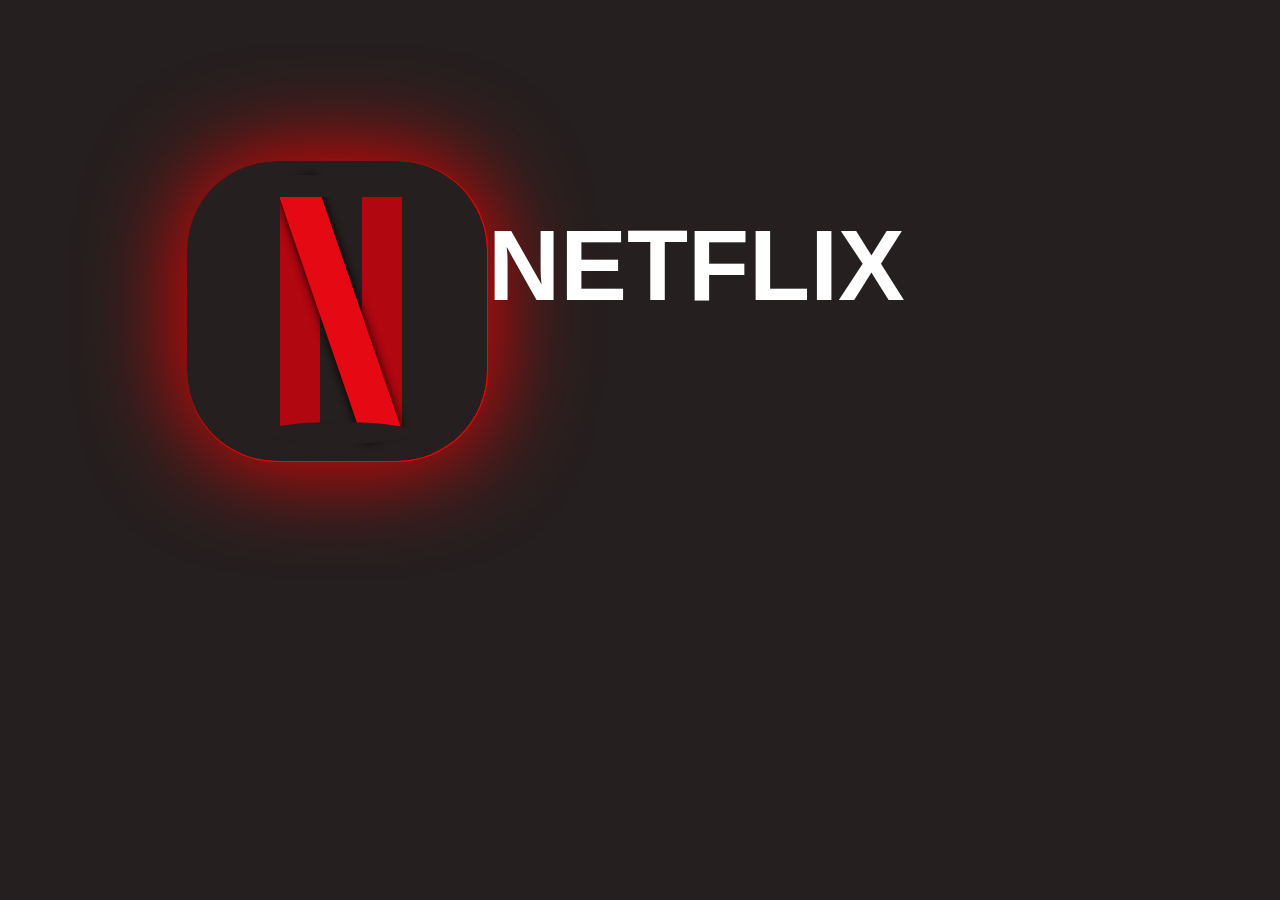
<file: Project/Netflix-Logo.html>
<!DOCTYPE html>
<html lang="en">
<head>
  <meta charset="UTF-8">
  <meta http-equiv="X-UA-Compatible" content="IE=edge">
  <meta name="viewport" content="width=device-width, initial-scale=1.0">
  <!-- CSS Link -->
  <title>Netflix Logo</title>

  <style>
::-webkit-scrollbar{
  width: 0;
  height: 0;
}
body{
  background-color: #251f1f;
}
.container{
  width: 300px;
  height: 300px;
  box-shadow: 0 0 100px red, 0 1px 0 red, 1px 0 0 red;
  border-radius: 90px;
  position: relative;
  top: 17vh;
  left: 14vw;
}
.first-line-of-n-letter{
  width: 40px;
  height: 230px;
  background-color: #B00710;
  display: inline-block;
  position: relative;
  top: -5px;
  left: 5.8em;
}
.second-line-of-n-letter{
  width: 40px;
  height: 270px;
  background-color: #E50914;
  display: inline-block;
  position: relative;
  top: 13px;
  left: 5.5em;
  rotate: 341deg;
  z-index: 1;
  box-shadow: 0 0 10px black;
}
.third-line-of-n-letter{
  width: 40px;
  height: 230px;
  background-color: #B00710;
  display: inline-block;
  position: relative;
  top: -5px;
  left: 5.4em;
}
.rectangular-part-to-cover-upper-part-of-the-logo{
  width: 150px;
  height: 20px;
  border: 1px solid #251f1f;
  position: relative;
  bottom: 260px;
  left: 76px;
  background-color: #251f1f;
  z-index: 1;
}
.taller-part-to-cover-left-part-of-the-logo{
  width: 50px;
  background-color: #251f1f;
  height: 230px;
  position: relative;
  bottom: 260px;
  left: 43px;
  z-index: 1;
}
.circle-part-to-cover-lower-part-of-the-logo{
  width: 150px;
  height: 20px;
  border-radius: 200%;
  border: 1px solid #251f1f;
  position: relative;
  bottom: 265px;
  left: 76px;
  z-index: 1;
  background-color: #251f1f;
}
.text-logo{
  font-weight: bold;
  font-family: sans-serif;
  font-size: 100px;
  color: white;
  position: relative;
  top: -100px;
  left: 480px;
}

  </style>
</head>
<body>
  <div class="container">
    <div class="first-line-of-n-letter"></div>
    <div class="second-line-of-n-letter"></div>
    <div class="third-line-of-n-letter"></div>
    <div class="rectangular-part-to-cover-upper-part-of-the-logo"></div>
    <div class="taller-part-to-cover-left-part-of-the-logo"></div>
    <div class="circle-part-to-cover-lower-part-of-the-logo"></div>
  </div>

  <div class="text-logo">NETFLIX</div>

</body>
</html>
</file>
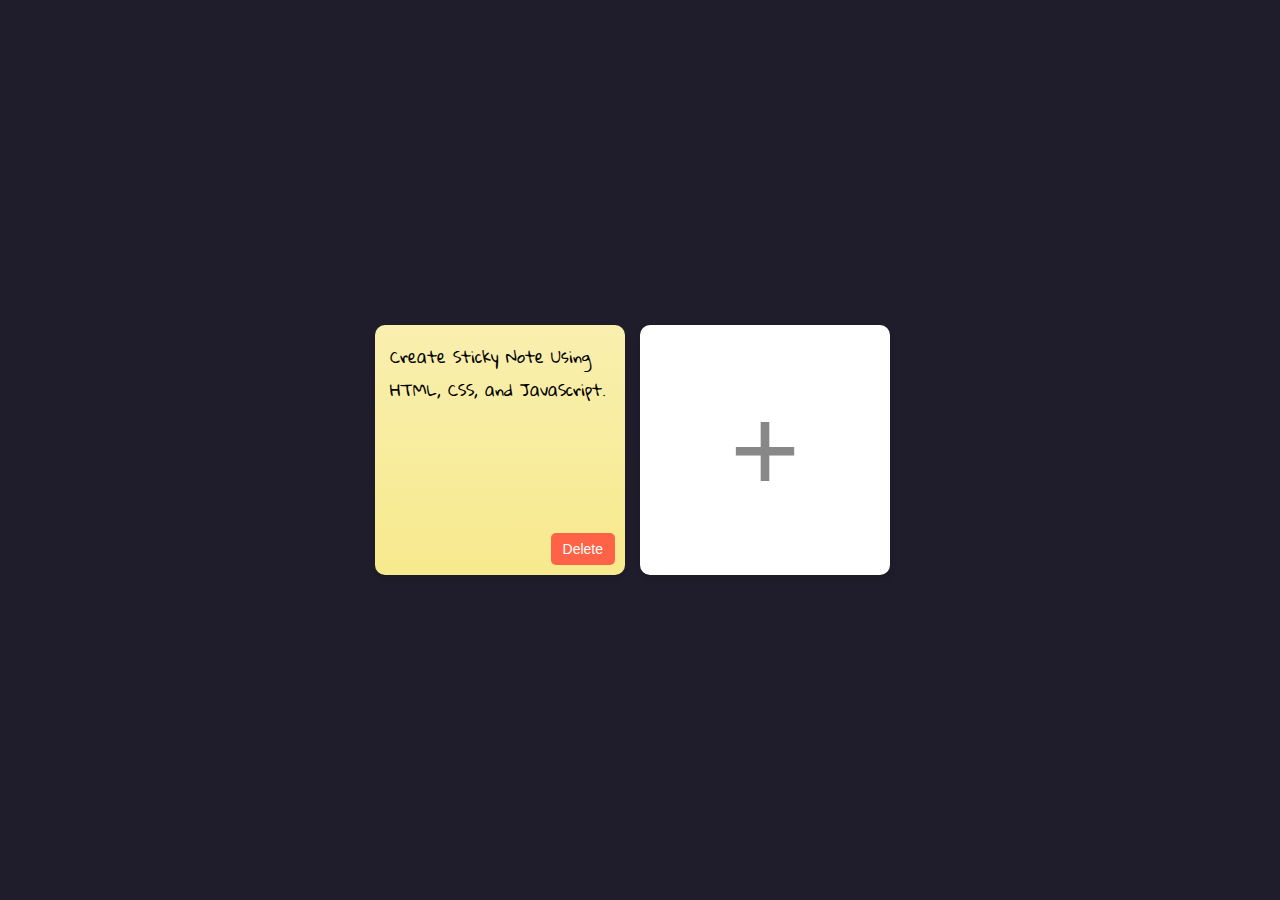
<file: Project/Sticky-Note-Pad.html>
<!DOCTYPE html>
<html lang="en">
  <head>
    <meta charset="UTF-8" />
    <meta name="viewport" content="width=device-width, initial-scale=1.0" />
    <title>Sticky Notes</title>
    <link rel="stylesheet" href="https://fonts.googleapis.com/css?family=Gloria+Hallelujah"/>
<style>
    *{
  margin: 0;
  padding: 0;
}

body {
  display: flex;
  justify-content: center;
  align-items: center;
  background: #1f1d2b;
  font-family: 'Gloria Hallelujah', cursive;
  min-height: 100vh;
}

.sticky-notes {
  display: flex;
  flex-wrap: wrap;
  gap: 20px;
  max-width: 800px;
}

.note-container {
  position: relative;
  width: 250px;
  height: 250px;
  background: linear-gradient(#f9efaf, #f7e98d);
  border-radius: 10px;
  box-shadow: 0 4px 6px rgba(0, 0, 0, 0.1);
  overflow: hidden;
}

.note-container:hover {
  box-shadow: 0 5px 8px rgba(0, 0, 0, 0.15);
}

.note-content {
  padding: 15px;
  height: calc(100% - 40px);
  border: none;
  outline: none;
}

.note-actions {
  position: absolute;
  bottom: 10px;
  right: 10px;
}

.delete-note {
  background-color: #ff6347;
  color: #fff;
  border: none;
  padding: 8px 12px;
  border-radius: 5px;
  cursor: pointer;
  font-size: 14px;
  transition: background-color 0.3s ease;
}

.delete-note:hover {
  background-color: #d9534f;
}

.create-note {
  display: flex;
  justify-content: center;
  align-items: center;
  font: 120px 'Helvetica', sans-serif;
  margin: 0 15px;
  width: 250px;
  height: 250px;
  background-color: #fff;
  color: #888;
  cursor: pointer;
  border-radius: 10px;
  box-shadow: 0 4px 6px rgba(0, 0, 0, 0.1);
  transition: transform 0.2s ease-in-out;
}

.create-note:hover {
  transform: scale(1.05);
  box-shadow: 0 6px 10px rgba(0, 0, 0, 0.2);
}
</style>

</head>
  <body>
    <div class="sticky-notes">
      <div class="note-container">
        <div class="note-content" contenteditable>
          Create Sticky Note Using HTML, CSS, and JavaScript.
        </div>
        <div class="note-actions">
          <button class="delete-note" onclick="deleteNote(this)">Delete</button>
        </div>
      </div>
    </div>
    <div class="create-note" title="New Notes" onclick="createNote()">+</div>
  
<script>
function createNote() {
  const stickyNotes = document.querySelector('.sticky-notes');
  const noteContainer = document.createElement('div');
  noteContainer.classList.add('note-container');

  const noteContent = document.createElement('div');
  noteContent.classList.add('note-content');
  noteContent.contentEditable = true;
  noteContent.textContent = 'New note';

  const noteActions = document.createElement('div');
  noteActions.classList.add('note-actions');
  const deleteButton = document.createElement('button');
  deleteButton.classList.add('delete-note');
  deleteButton.textContent = 'Delete';
  deleteButton.onclick = function () {
    noteContainer.remove();
  };

  noteActions.appendChild(deleteButton);
  noteContainer.appendChild(noteContent);
  noteContainer.appendChild(noteActions);
  stickyNotes.appendChild(noteContainer);
}

function deleteNote(button) {
  const noteContainer = button.closest('.note-container');
  noteContainer.remove();
}

</script>

</body>
</html>
</file>
